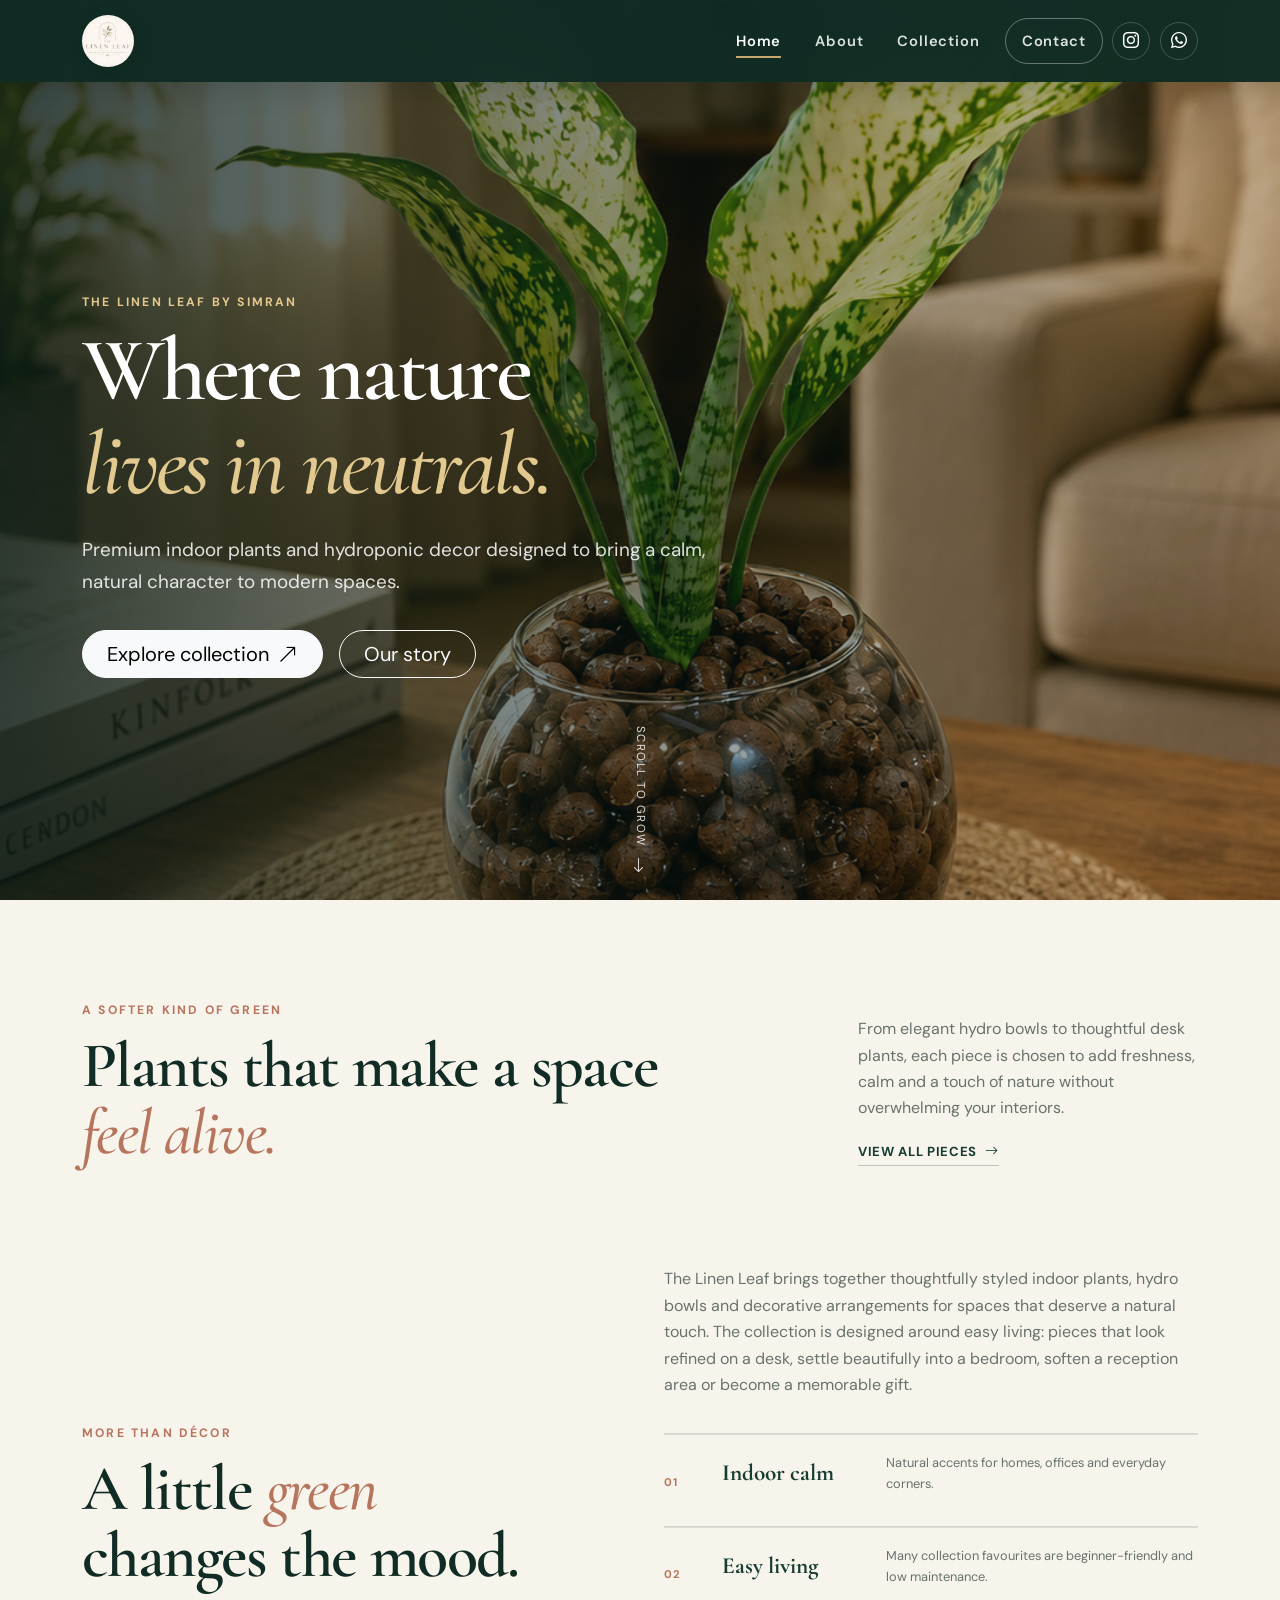
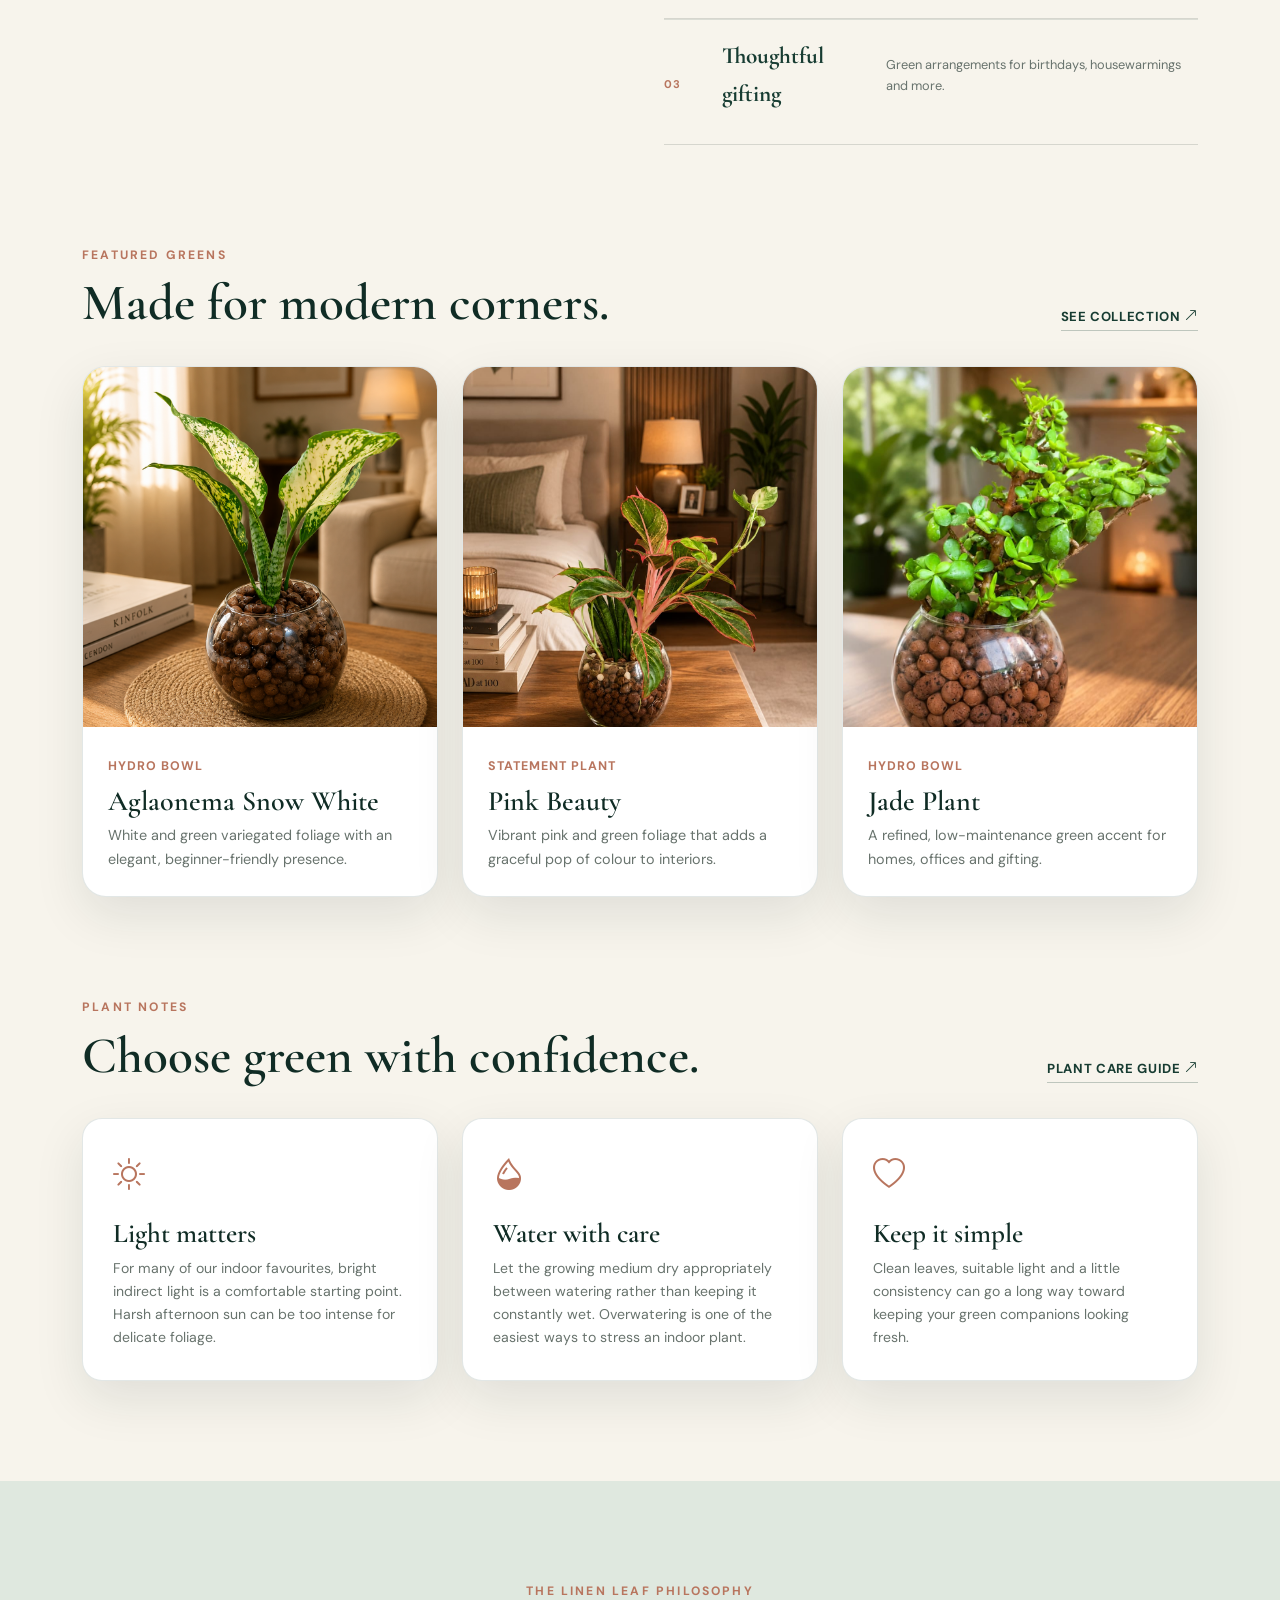
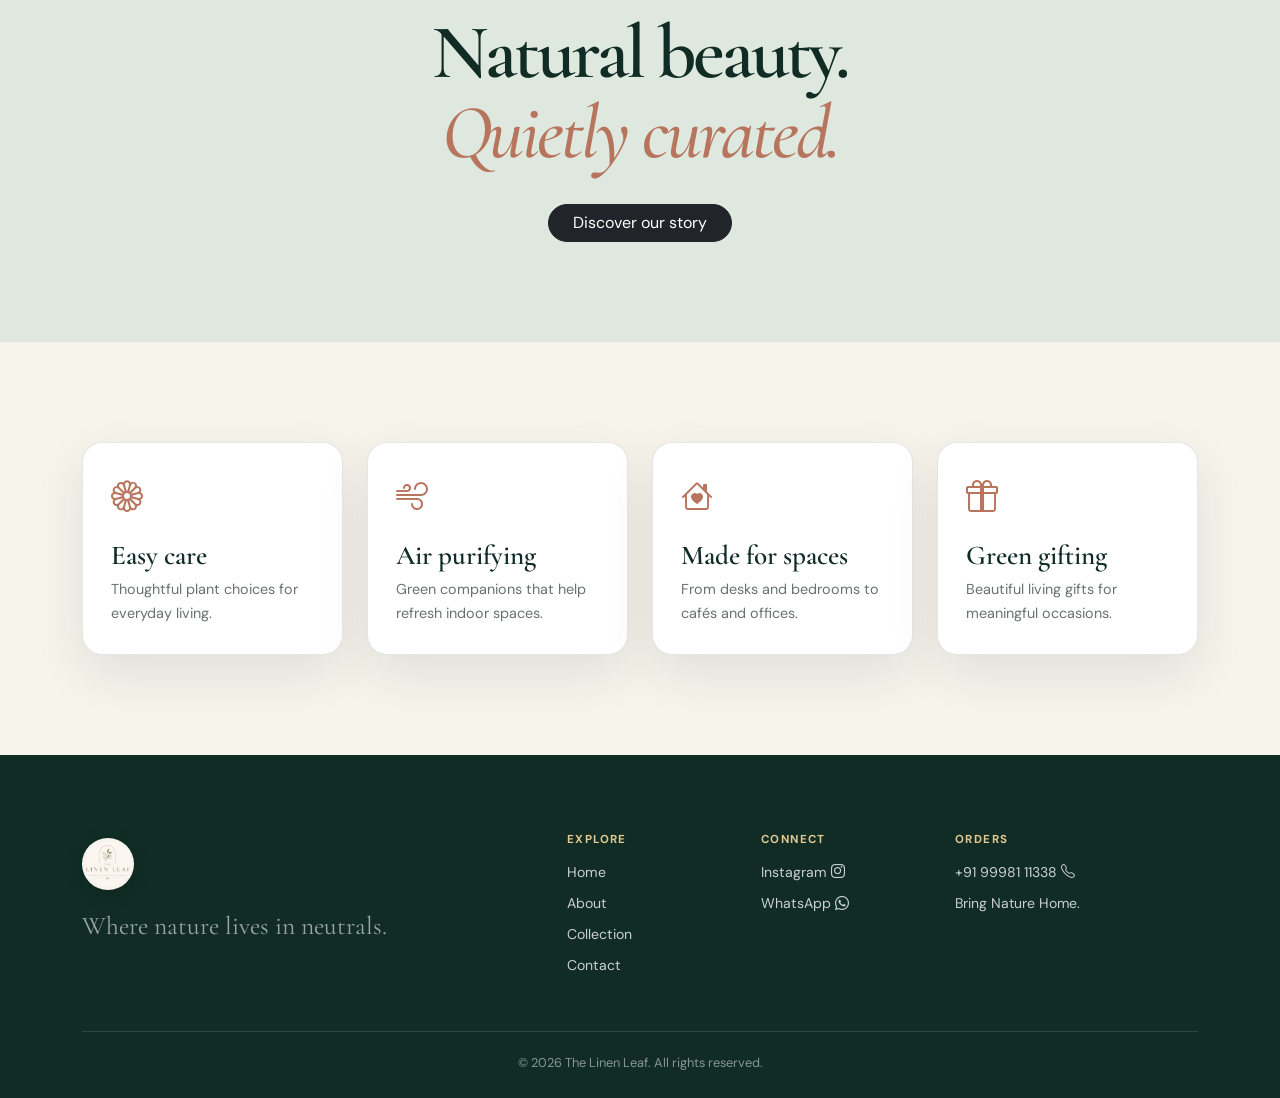
<file: the-linen-leaf-website/index.html>
<!doctype html>
<html lang="en">
  <head>
    <meta charset="UTF-8" />
    <meta name="viewport" content="width=device-width, initial-scale=1" />
    <meta
      name="description"
      content="The Linen Leaf by Simran — premium indoor plants and hydroponic decor."
    />
    <title>The Linen Leaf | Where Nature Lives in Neutrals</title>
    <link rel="icon" href="assets/images/logo.webp" />
    <link
      href="https://cdn.jsdelivr.net/npm/bootstrap@5.3.3/dist/css/bootstrap.min.css"
      rel="stylesheet"
    />
    <link
      href="https://cdn.jsdelivr.net/npm/bootstrap-icons@1.11.3/font/bootstrap-icons.css"
      rel="stylesheet"
    />
    <link rel="preconnect" href="https://fonts.googleapis.com" />
    <link rel="preconnect" href="https://fonts.gstatic.com" crossorigin />
    <link
      href="https://fonts.googleapis.com/css2?family=Cormorant+Garamond:wght@500;600;700&family=DM+Sans:wght@400;500;600;700&display=swap"
      rel="stylesheet"
    />
    <link rel="stylesheet" href="assets/css/style.css" />
  </head>
  <body>
    <nav class="navbar navbar-expand-lg fixed-top site-nav" data-nav>
      <div class="container">
        <a
          class="navbar-brand brand-lockup" 
          href="index.html"
          aria-label="The Linen Leaf home"
        >
          <img src="assets/images/logo.webp" alt="The Linen Leaf logo" />
          <!-- <span>The Linen Leaf</span> -->
        </a>
        <button
          class="navbar-toggler border-0 shadow-none"
          type="button"
          data-bs-toggle="collapse"
          data-bs-target="#mainNav"
          aria-controls="mainNav"
          aria-expanded="false"
          aria-label="Toggle navigation"
        >
          <i class="bi bi-list fs-2"></i>
        </button>
        <div class="collapse navbar-collapse" id="mainNav">
          <ul class="navbar-nav ms-auto align-items-lg-center gap-lg-2">
            <li class="nav-item">
              <a class="nav-link active" href="index.html">Home</a>
            </li>
            <li class="nav-item">
              <a class="nav-link" href="about.html">About</a>
            </li>
            <li class="nav-item">
              <a class="nav-link" href="collection.html">Collection</a>
            </li>
            <li class="nav-item">
              <a class="nav-link nav-cta" href="contact.html">Contact</a>
            </li>
            <li class="nav-item social-nav-item">
              <a
                class="social-nav-link"
                href="https://instagram.com/the.linenleaf"
                target="_blank"
                rel="noopener"
                aria-label="Instagram"
              >
                <i class="bi bi-instagram"></i>
              </a>
            </li>
            <li class="nav-item social-nav-item">
              <a
                class="social-nav-link"
                href="https://wa.me/919998111338"
                target="_blank"
                rel="noopener"
                aria-label="WhatsApp"
              >
                <i class="bi bi-whatsapp"></i>
              </a>
            </li>
          </ul>
        </div>
      </div>
    </nav>

    <header class="hero">
      <video
        class="hero-video"
        autoplay
        muted
        loop
        playsinline
        poster="assets/images/aglaonema-snow-white.png"
      >
        <source src="assets/video/hero-video.mp4" type="video/mp4" />
      </video>
      <div class="hero-overlay"></div>
      <div class="container hero-content">
        <div class="hero-copy reveal">
          <p class="eyebrow">The Linen Leaf by Simran</p>
          <h1>Where nature<br /><em>lives in neutrals.</em></h1>
          <p class="hero-lead">
            Premium indoor plants and hydroponic decor designed to bring a calm,
            natural character to modern spaces.
          </p>
          <div class="d-flex flex-wrap gap-3">
            <a
              class="btn btn-light btn-lg rounded-pill px-4"
              href="collection.html"
              >Explore collection <i class="bi bi-arrow-up-right ms-1"></i
            ></a>
            <a
              class="btn btn-outline-light btn-lg rounded-pill px-4"
              href="about.html"
              >Our story</a
            >
          </div>
        </div>
      </div>
      <div class="hero-scroll">
        <span>Scroll to grow</span><i class="bi bi-arrow-down"></i>
      </div>
    </header>

    <main>
      <section class="intro-section section-space">
        <div class="container">
          <div class="row align-items-end g-5">
            <div class="col-lg-7 reveal">
              <p class="eyebrow">A softer kind of green</p>
              <h2 class="display-title">
                Plants that make a space <em>feel alive.</em>
              </h2>
            </div>
            <div class="col-lg-4 ms-auto reveal">
              <p class="muted-copy">
                From elegant hydro bowls to thoughtful desk plants, each piece
                is chosen to add freshness, calm and a touch of nature without
                overwhelming your interiors.
              </p>
              <a href="collection.html" class="text-link"
                >View all pieces <i class="bi bi-arrow-right"></i
              ></a>
            </div>
          </div>
        </div>
      </section>

      <section class="brand-story section-space pt-0">
        <div class="container">
          <div class="row g-5 align-items-center">
            <div class="col-lg-5 reveal">
              <p class="eyebrow">More than décor</p>
              <h2 class="display-title">
                A little <em>green</em> changes the mood.
              </h2>
            </div>
            <div class="col-lg-6 ms-auto reveal">
              <p class="body-copy">
                The Linen Leaf brings together thoughtfully styled indoor
                plants, hydro bowls and decorative arrangements for spaces that
                deserve a natural touch. The collection is designed around easy
                living: pieces that look refined on a desk, settle beautifully
                into a bedroom, soften a reception area or become a memorable
                gift.
              </p>
              <div class="mini-points">
                <div>
                  <span>01</span><strong>Indoor calm</strong
                  ><small
                    >Natural accents for homes, offices and everyday
                    corners.</small
                  >
                </div>
                <div>
                  <span>02</span><strong>Easy living</strong
                  ><small
                    >Many collection favourites are beginner-friendly and low
                    maintenance.</small
                  >
                </div>
                <div>
                  <span>03</span><strong>Thoughtful gifting</strong
                  ><small
                    >Green arrangements for birthdays, housewarmings and
                    more.</small
                  >
                </div>
              </div>
            </div>
          </div>
        </div>
      </section>

      <section class="featured-section section-space pt-0">
        <div class="container">
          <div class="section-heading reveal">
            <div>
              <p class="eyebrow">Featured greens</p>
              <h2>Made for modern corners.</h2>
            </div>
            <a href="collection.html" class="text-link d-none d-md-inline"
              >See collection <i class="bi bi-arrow-up-right"></i
            ></a>
          </div>
          <div class="row g-4">
            <div class="col-md-6 col-lg-4 reveal">
              <article class="feature-card">
                <img
                  src="assets/images/aglaonema-snow-white.png"
                  alt="Aglaonema Snow White Hydro Bowl"
                  loading="lazy"
                />
                <div class="feature-body">
                  <span>Hydro Bowl</span>
                  <h3>Aglaonema Snow White</h3>
                  <p>
                    White and green variegated foliage with an elegant,
                    beginner-friendly presence.
                  </p>
                </div>
              </article>
            </div>
            <div class="col-md-6 col-lg-4 reveal">
              <article class="feature-card">
                <img
                  src="assets/images/pink-aglaonema.jpg"
                  alt="Mixed Hydro Bowl with Pink Beauty"
                  loading="lazy"
                />
                <div class="feature-body">
                  <span>Statement Plant</span>
                  <h3>Pink Beauty</h3>
                  <p>
                    Vibrant pink and green foliage that adds a graceful pop of
                    colour to interiors.
                  </p>
                </div>
              </article>
            </div>
            <div class="col-md-12 col-lg-4 reveal">
              <article class="feature-card">
                <img
                  src="assets/images/jade-hydro-bowl.jpg"
                  alt="Jade Plant Hydro Bowl"
                  loading="lazy"
                />
                <div class="feature-body">
                  <span>Hydro Bowl</span>
                  <h3>Jade Plant</h3>
                  <p>
                    A refined, low-maintenance green accent for homes, offices
                    and gifting.
                  </p>
                </div>
              </article>
            </div>
          </div>
        </div>
      </section>

      <section class="plant-notes section-space pt-0">
        <div class="container">
          <div class="section-heading reveal">
            <div>
              <p class="eyebrow">Plant notes</p>
              <h2>Choose green with confidence.</h2>
            </div>
            <a href="about.html" class="text-link d-none d-md-inline"
              >Plant care guide <i class="bi bi-arrow-up-right"></i
            ></a>
          </div>
          <div class="row g-4">
            <div class="col-md-4 reveal">
              <div class="plant-note">
                <i class="bi bi-sun"></i>
                <h3>Light matters</h3>
                <p>
                  For many of our indoor favourites, bright indirect light is a
                  comfortable starting point. Harsh afternoon sun can be too
                  intense for delicate foliage.
                </p>
              </div>
            </div>
            <div class="col-md-4 reveal">
              <div class="plant-note">
                <i class="bi bi-droplet-half"></i>
                <h3>Water with care</h3>
                <p>
                  Let the growing medium dry appropriately between watering
                  rather than keeping it constantly wet. Overwatering is one of
                  the easiest ways to stress an indoor plant.
                </p>
              </div>
            </div>
            <div class="col-md-4 reveal">
              <div class="plant-note">
                <i class="bi bi-heart"></i>
                <h3>Keep it simple</h3>
                <p>
                  Clean leaves, suitable light and a little consistency can go a
                  long way toward keeping your green companions looking fresh.
                </p>
              </div>
            </div>
          </div>
        </div>
      </section>

      <section class="statement-band">
        <div class="container">
          <div class="statement-inner reveal">
            <p class="eyebrow">The Linen Leaf philosophy</p>
            <h2>Natural beauty.<br /><em>Quietly curated.</em></h2>
            <a href="about.html" class="btn btn-dark rounded-pill px-4"
              >Discover our story</a
            >
          </div>
        </div>
      </section>

      <section class="benefits section-space">
        <div class="container">
          <div class="row g-4">
            <div class="col-sm-6 col-lg-3 reveal">
              <div class="benefit">
                <i class="bi bi-flower1"></i>
                <h3>Easy care</h3>
                <p>Thoughtful plant choices for everyday living.</p>
              </div>
            </div>
            <div class="col-sm-6 col-lg-3 reveal">
              <div class="benefit">
                <i class="bi bi-wind"></i>
                <h3>Air purifying</h3>
                <p>Green companions that help refresh indoor spaces.</p>
              </div>
            </div>
            <div class="col-sm-6 col-lg-3 reveal">
              <div class="benefit">
                <i class="bi bi-house-heart"></i>
                <h3>Made for spaces</h3>
                <p>From desks and bedrooms to cafés and offices.</p>
              </div>
            </div>
            <div class="col-sm-6 col-lg-3 reveal">
              <div class="benefit">
                <i class="bi bi-gift"></i>
                <h3>Green gifting</h3>
                <p>Beautiful living gifts for meaningful occasions.</p>
              </div>
            </div>
          </div>
        </div>
      </section>
    </main>

    <footer class="site-footer">
      <div class="container">
        <div class="row g-5">
          <div class="col-lg-5">
            <a
              class="navbar-brand brand-lockup"
              href="index.html"
              aria-label="The Linen Leaf home"
            >
              <img src="assets/images/logo.webp" alt="The Linen Leaf logo" />
              <!-- <span>The Linen Leaf</span> -->
            </a>
            <p class="footer-tagline">Where nature lives in neutrals.</p>
          </div>
          <div class="col-6 col-lg-2">
            <p class="footer-label">Explore</p>
            <a href="index.html">Home</a><a href="about.html">About</a
            ><a href="collection.html">Collection</a
            ><a href="contact.html">Contact</a>
          </div>
          <div class="col-6 col-lg-2">
            <p class="footer-label">Connect</p>
            <a
              href="https://instagram.com/the.linenleaf"
              target="_blank"
              rel="noopener"
              >Instagram <i class="bi bi-instagram"></i
            ></a>
            <a href="https://wa.me/919998111338" target="_blank" rel="noopener"
              >WhatsApp <i class="bi bi-whatsapp"></i
            ></a>
          </div>
          <div class="col-lg-3">
            <p class="footer-label">Orders</p>
            <a href="tel:+919998111338"
              >+91 99981 11338 <i class="bi bi-telephone"></i
            ></a>
            <p class="small mt-2 mb-0">Bring Nature Home.</p>
          </div>
        </div>
        <div class="footer-bottom text-center">
          © <span data-year></span> The Linen Leaf. All rights reserved.
        </div>
      </div>
    </footer>

    <button class="back-top" data-back-top aria-label="Back to top">
      <i class="bi bi-arrow-up"></i>
    </button>
    <script src="https://cdn.jsdelivr.net/npm/bootstrap@5.3.3/dist/js/bootstrap.bundle.min.js"></script>
    <script src="assets/js/script.js"></script>
  </body>
</html>
</file>
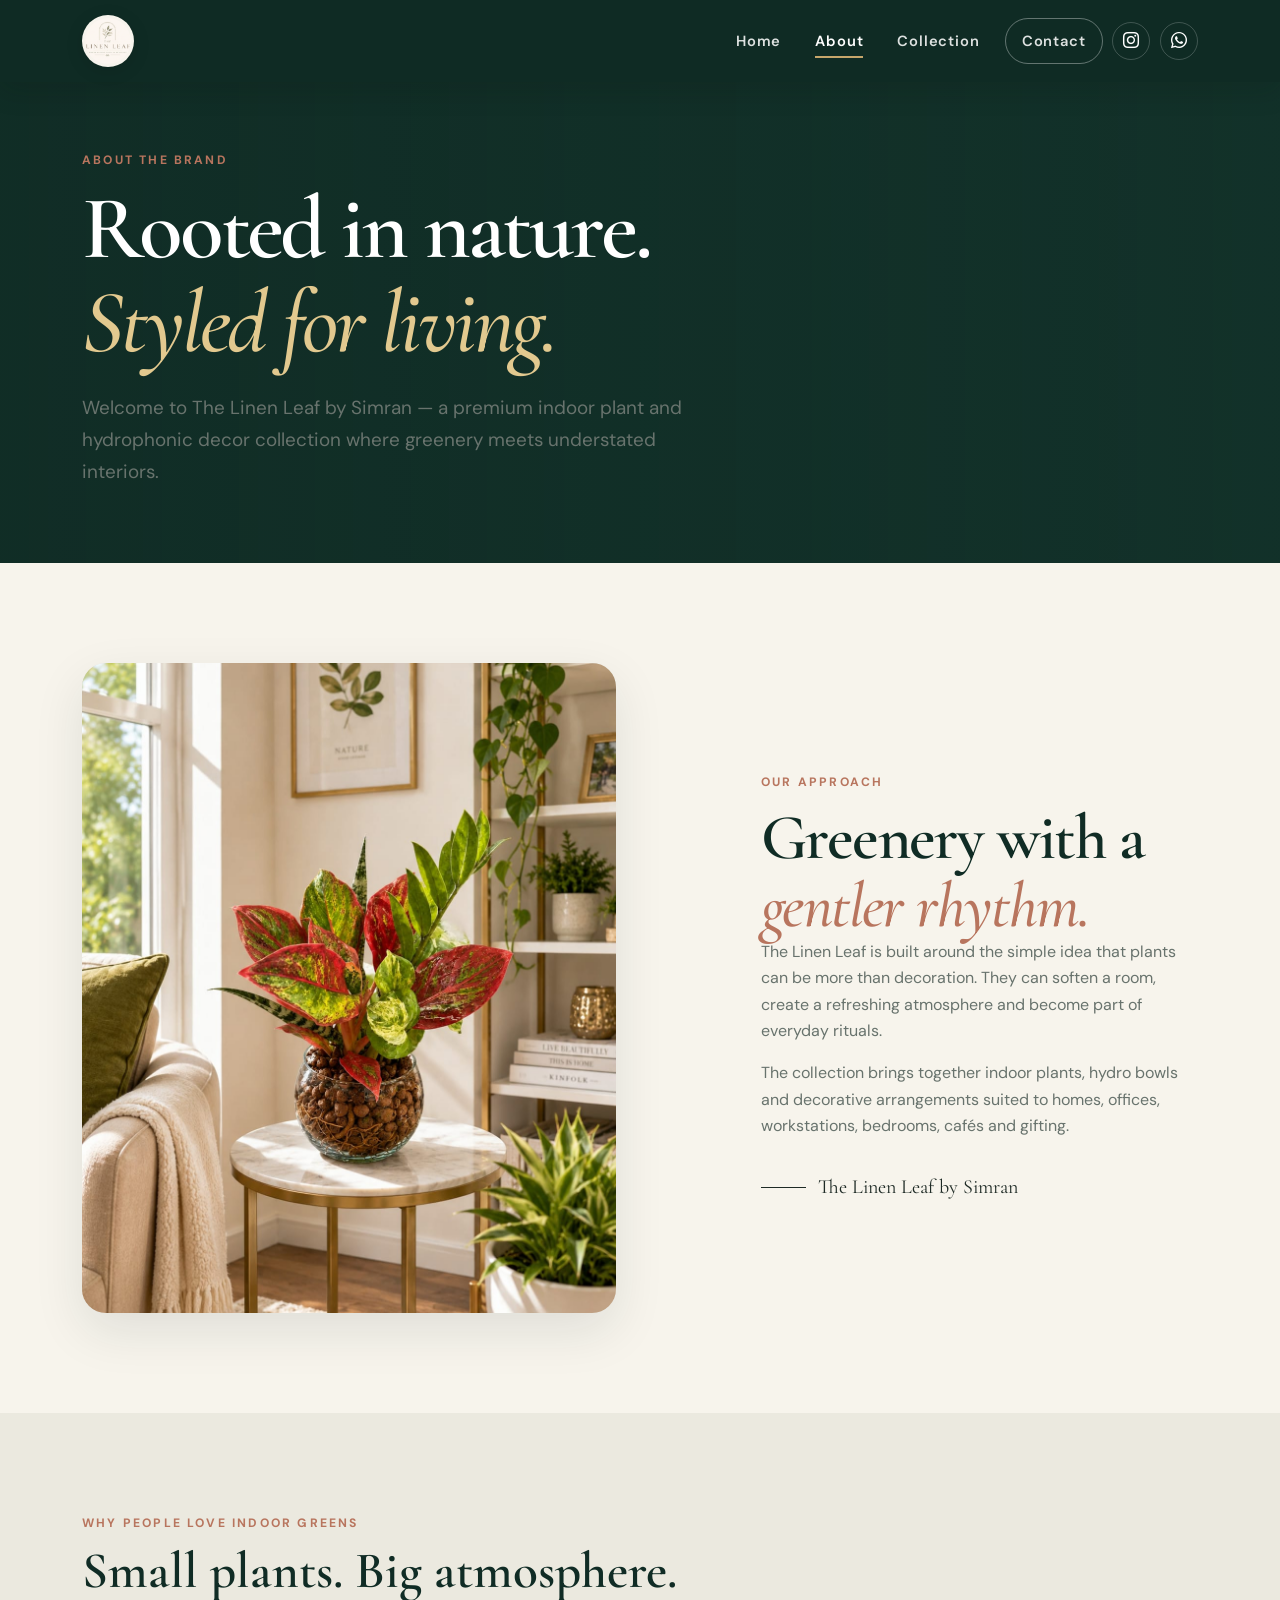
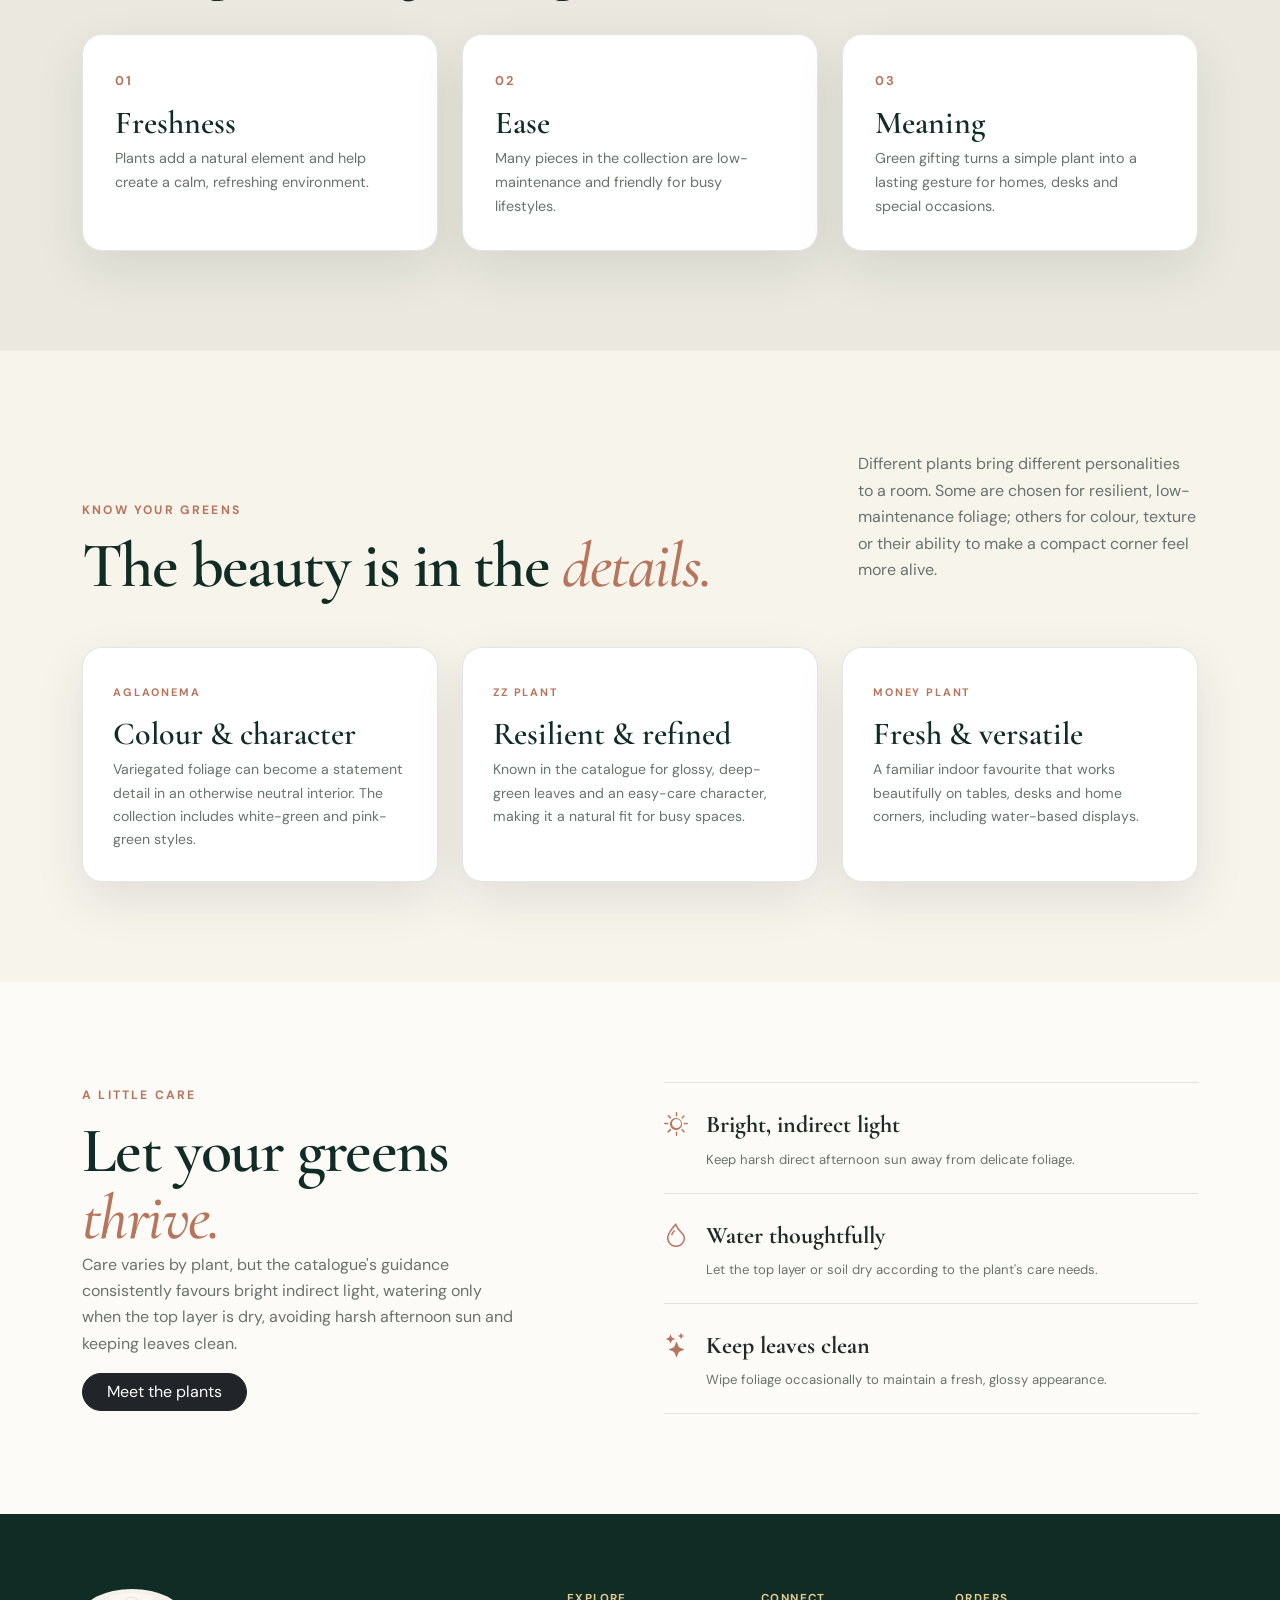
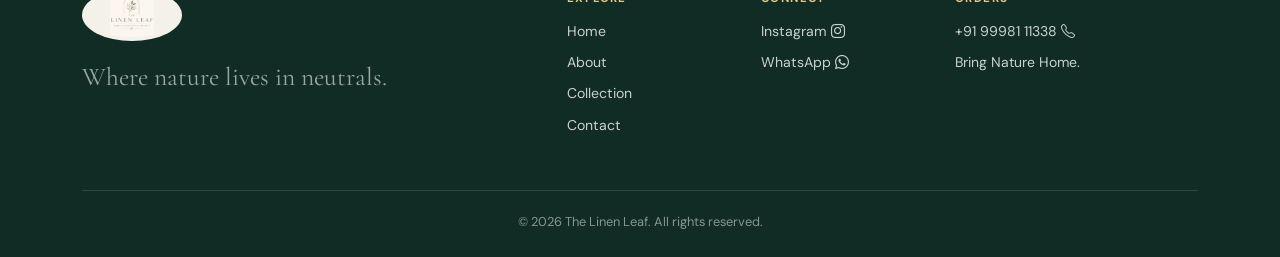
<file: the-linen-leaf-website/about.html>
<!DOCTYPE html>
<html lang="en">
<head>
  <meta charset="UTF-8">
  <meta name="viewport" content="width=device-width, initial-scale=1">
  <meta name="description" content="About The Linen Leaf by Simran.">
  <title>About | The Linen Leaf</title>
  <link rel="icon" href="assets/images/logo.webp">
  <link href="https://cdn.jsdelivr.net/npm/bootstrap@5.3.3/dist/css/bootstrap.min.css" rel="stylesheet">
  <link href="https://cdn.jsdelivr.net/npm/bootstrap-icons@1.11.3/font/bootstrap-icons.css" rel="stylesheet">
  <link href="https://fonts.googleapis.com/css2?family=Cormorant+Garamond:wght@500;600;700&family=DM+Sans:wght@400;500;600;700&display=swap" rel="stylesheet">
  <link rel="stylesheet" href="assets/css/style.css">
</head>
<body class="inner-page">
  <nav class="navbar navbar-expand-lg fixed-top site-nav" data-nav>
    <div class="container">
      <a class="navbar-brand brand-lockup" href="index.html" aria-label="The Linen Leaf home">
        <img src="assets/images/logo.webp" alt="The Linen Leaf logo">
        <!-- <span>The Linen Leaf</span> -->
      </a>
      <button class="navbar-toggler border-0 shadow-none" type="button" data-bs-toggle="collapse" data-bs-target="#mainNav" aria-controls="mainNav" aria-expanded="false" aria-label="Toggle navigation">
        <i class="bi bi-list fs-2"></i>
      </button>
      <div class="collapse navbar-collapse" id="mainNav">
        <ul class="navbar-nav ms-auto align-items-lg-center gap-lg-2">
          <li class="nav-item"><a class="nav-link" href="index.html">Home</a></li><li class="nav-item"><a class="nav-link active" href="about.html">About</a></li><li class="nav-item"><a class="nav-link" href="collection.html">Collection</a></li><li class="nav-item"><a class="nav-link nav-cta" href="contact.html">Contact</a></li>
          <li class="nav-item social-nav-item">
            <a class="social-nav-link" href="https://instagram.com/the.linenleaf" target="_blank" rel="noopener" aria-label="Instagram">
              <i class="bi bi-instagram"></i>
            </a>
          </li>
          <li class="nav-item social-nav-item">
            <a class="social-nav-link" href="https://wa.me/919998111338" target="_blank" rel="noopener" aria-label="WhatsApp">
              <i class="bi bi-whatsapp"></i>
            </a>
          </li>
        </ul>
      </div>
    </div>
  </nav>

  <header class="page-hero">
    <div class="container">
      <div class="page-hero-copy reveal">
        <p class="eyebrow">About the brand</p>
        <h1>Rooted in nature.<br><em>Styled for living.</em></h1>
        <p>Welcome to The Linen Leaf by Simran — a premium indoor plant and hydrophonic decor collection where greenery meets understated interiors.</p>
      </div>
    </div>
  </header>

  <main>
    <section class="section-space about-story">
      <div class="container">
        <div class="row g-5 align-items-center">
          <div class="col-lg-6 reveal">
            <div class="image-frame tall"><img src="assets/images/mixed-bouquet.jpg" alt="Mixed Bouquet Decorative plant arrangement" loading="lazy"></div>
          </div>
          <div class="col-lg-5 ms-auto reveal">
            <p class="eyebrow">Our approach</p>
            <h2 class="display-title">Greenery with a <em>gentler rhythm.</em></h2>
            <p class="body-copy">The Linen Leaf is built around the simple idea that plants can be more than decoration. They can soften a room, create a refreshing atmosphere and become part of everyday rituals.</p>
            <p class="body-copy">The collection brings together indoor plants, hydro bowls and decorative arrangements suited to homes, offices, workstations, bedrooms, cafés and gifting.</p>
            <div class="signature-line"><span></span> The Linen Leaf by Simran</div>
          </div>
        </div>
      </div>
    </section>

    <section class="soft-section section-space">
      <div class="container">
        <div class="section-heading reveal">
          <div><p class="eyebrow">Why people love indoor greens</p><h2>Small plants. Big atmosphere.</h2></div>
        </div>
        <div class="row g-4">
          <div class="col-md-4 reveal"><div class="number-card"><span>01</span><h3>Freshness</h3><p>Plants add a natural element and help create a calm, refreshing environment.</p></div></div>
          <div class="col-md-4 reveal"><div class="number-card"><span>02</span><h3>Ease</h3><p>Many pieces in the collection are low-maintenance and friendly for busy lifestyles.</p></div></div>
          <div class="col-md-4 reveal"><div class="number-card"><span>03</span><h3>Meaning</h3><p>Green gifting turns a simple plant into a lasting gesture for homes, desks and special occasions.</p></div></div>
        </div>
      </div>
    </section>

    <section class="plant-guide section-space">
      <div class="container">
        <div class="row align-items-end g-5 mb-5">
          <div class="col-lg-7 reveal"><p class="eyebrow">Know your greens</p><h2 class="display-title">The beauty is in the <em>details.</em></h2></div>
          <div class="col-lg-4 ms-auto reveal"><p class="muted-copy">Different plants bring different personalities to a room. Some are chosen for resilient, low-maintenance foliage; others for colour, texture or their ability to make a compact corner feel more alive.</p></div>
        </div>
        <div class="row g-4">
          <div class="col-md-4 reveal"><article class="guide-card"><span>Aglaonema</span><h3>Colour & character</h3><p>Variegated foliage can become a statement detail in an otherwise neutral interior. The collection includes white-green and pink-green styles.</p></article></div>
          <div class="col-md-4 reveal"><article class="guide-card"><span>ZZ Plant</span><h3>Resilient & refined</h3><p>Known in the catalogue for glossy, deep-green leaves and an easy-care character, making it a natural fit for busy spaces.</p></article></div>
          <div class="col-md-4 reveal"><article class="guide-card"><span>Money Plant</span><h3>Fresh & versatile</h3><p>A familiar indoor favourite that works beautifully on tables, desks and home corners, including water-based displays.</p></article></div>
        </div>
      </div>
    </section>

    <section class="care-section section-space">
      <div class="container">
        <div class="row align-items-center g-5">
          <div class="col-lg-5 reveal">
            <p class="eyebrow">A little care</p>
            <h2 class="display-title">Let your greens <em>thrive.</em></h2>
            <p class="body-copy">Care varies by plant, but the catalogue's guidance consistently favours bright indirect light, watering only when the top layer is dry, avoiding harsh afternoon sun and keeping leaves clean.</p>
            <a href="collection.html" class="btn btn-dark rounded-pill px-4">Meet the plants</a>
          </div>
          <div class="col-lg-6 ms-auto reveal">
            <div class="care-list">
              <div><i class="bi bi-brightness-high"></i><span><strong>Bright, indirect light</strong><small>Keep harsh direct afternoon sun away from delicate foliage.</small></span></div>
              <div><i class="bi bi-droplet"></i><span><strong>Water thoughtfully</strong><small>Let the top layer or soil dry according to the plant's care needs.</small></span></div>
              <div><i class="bi bi-stars"></i><span><strong>Keep leaves clean</strong><small>Wipe foliage occasionally to maintain a fresh, glossy appearance.</small></span></div>
            </div>
          </div>
        </div>
      </div>
    </section>
  </main>

  <footer class="site-footer"><div class="container"><div class="row g-5">
    <div class="col-lg-5"><img src="assets/images/logo.webp" class="footer-logo" alt="The Linen Leaf logo"><p class="footer-tagline">Where nature lives in neutrals.</p></div>
    <div class="col-6 col-lg-2"><p class="footer-label">Explore</p><a href="index.html">Home</a><a href="about.html">About</a><a href="collection.html">Collection</a><a href="contact.html">Contact</a></div>
    <div class="col-6 col-lg-2"><p class="footer-label">Connect</p><a href="https://instagram.com/the.linenleaf" target="_blank" rel="noopener">Instagram <i class="bi bi-instagram"></i></a><a href="https://wa.me/919998111338" target="_blank" rel="noopener">WhatsApp  <i class="bi bi-whatsapp"></i></a></div>
    <div class="col-lg-3"><p class="footer-label">Orders</p><a href="tel:+919998111338">+91 99981 11338 <i class="bi bi-telephone"></i></a><p class="small mt-2 mb-0">Bring Nature Home.</p></div>
  </div><div class="footer-bottom text-center">© <span data-year></span> The Linen Leaf. All rights reserved.</div></div></footer>
  <button class="back-top" data-back-top aria-label="Back to top"><i class="bi bi-arrow-up"></i></button>
  <script src="https://cdn.jsdelivr.net/npm/bootstrap@5.3.3/dist/js/bootstrap.bundle.min.js"></script><script src="assets/js/script.js"></script>
</body></html>
</file>
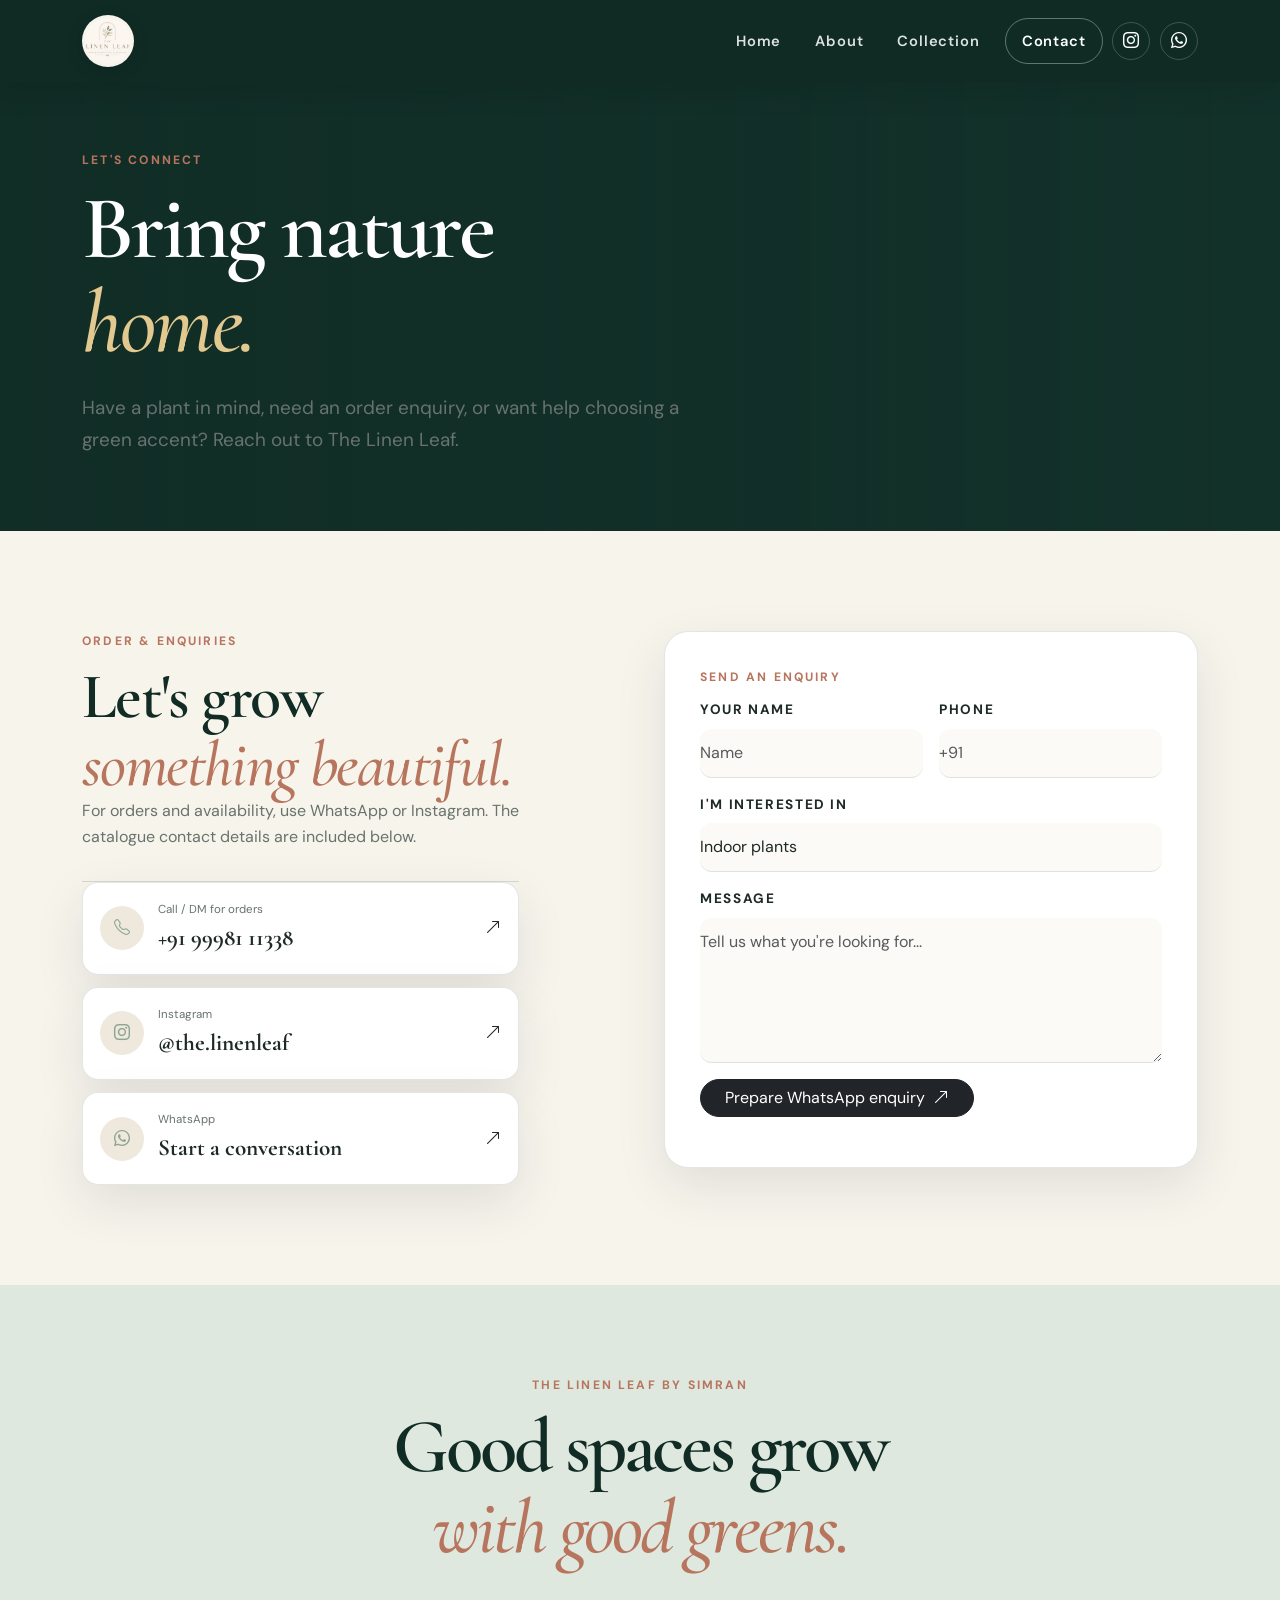
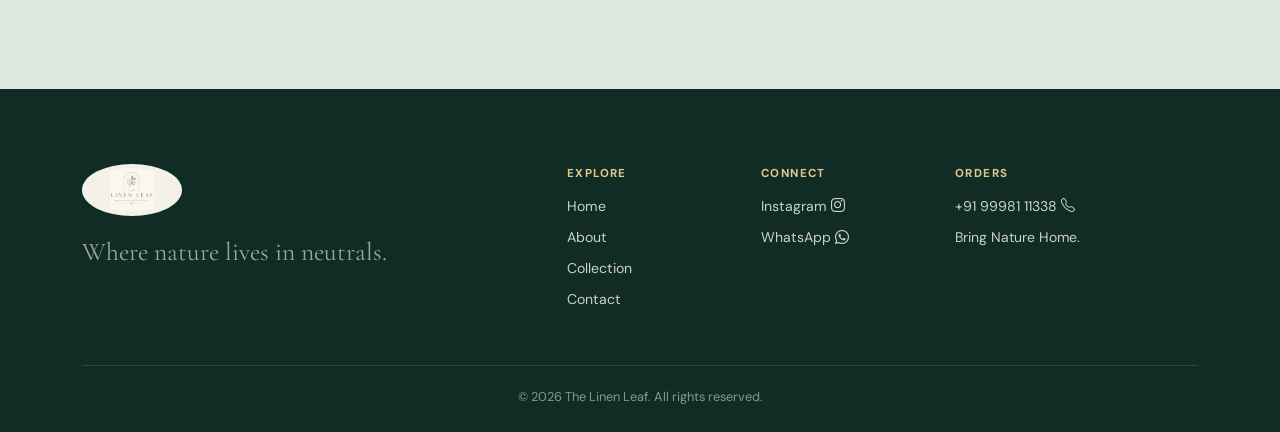
<file: the-linen-leaf-website/contact.html>
<!DOCTYPE html>
<html lang="en">
<head>
  <meta charset="UTF-8">
  <meta name="viewport" content="width=device-width, initial-scale=1">
  <meta name="description" content="Contact The Linen Leaf by Simran for orders and enquiries.">
  <title>Contact | The Linen Leaf</title>
  <link rel="icon" href="assets/images/logo.webp">
  <link href="https://cdn.jsdelivr.net/npm/bootstrap@5.3.3/dist/css/bootstrap.min.css" rel="stylesheet">
  <link href="https://cdn.jsdelivr.net/npm/bootstrap-icons@1.11.3/font/bootstrap-icons.css" rel="stylesheet">
  <link href="https://fonts.googleapis.com/css2?family=Cormorant+Garamond:wght@500;600;700&family=DM+Sans:wght@400;500;600;700&display=swap" rel="stylesheet">
  <link rel="stylesheet" href="assets/css/style.css">
</head>
<body class="inner-page">
  <nav class="navbar navbar-expand-lg fixed-top site-nav" data-nav>
    <div class="container">
      <a class="navbar-brand brand-lockup" href="index.html" aria-label="The Linen Leaf home">
        <img src="assets/images/logo.webp" alt="The Linen Leaf logo">
        <!-- <span>The Linen Leaf</span> -->
      </a>
      <button class="navbar-toggler border-0 shadow-none" type="button" data-bs-toggle="collapse" data-bs-target="#mainNav" aria-controls="mainNav" aria-expanded="false" aria-label="Toggle navigation">
        <i class="bi bi-list fs-2"></i>
      </button>
      <div class="collapse navbar-collapse" id="mainNav">
        <ul class="navbar-nav ms-auto align-items-lg-center gap-lg-2">
          <li class="nav-item"><a class="nav-link" href="index.html">Home</a></li><li class="nav-item"><a class="nav-link" href="about.html">About</a></li><li class="nav-item"><a class="nav-link" href="collection.html">Collection</a></li><li class="nav-item"><a class="nav-link active nav-cta" href="contact.html">Contact</a></li>
          <li class="nav-item social-nav-item">
            <a class="social-nav-link" href="https://instagram.com/the.linenleaf" target="_blank" rel="noopener" aria-label="Instagram">
              <i class="bi bi-instagram"></i>
            </a>
          </li>
          <li class="nav-item social-nav-item">
            <a class="social-nav-link" href="https://wa.me/919998111338" target="_blank" rel="noopener" aria-label="WhatsApp">
              <i class="bi bi-whatsapp"></i>
            </a>
          </li>
        </ul>
      </div>
    </div>
  </nav>

  <header class="page-hero contact-hero"><div class="container"><div class="page-hero-copy reveal">
    <p class="eyebrow">Let's connect</p><h1>Bring nature<br><em>home.</em></h1>
    <p>Have a plant in mind, need an order enquiry, or want help choosing a green accent? Reach out to The Linen Leaf.</p>
  </div></div></header>

  <main>
    <section class="section-space contact-main">
      <div class="container">
        <div class="row g-5">
          <div class="col-lg-5 reveal">
            <p class="eyebrow">Order & enquiries</p>
            <h2 class="display-title">Let's grow<br><em>something beautiful.</em></h2>
            <p class="body-copy">For orders and availability, use WhatsApp or Instagram. The catalogue contact details are included below.</p>
            <div class="contact-cards">
              <a href="tel:+919998111338" class="contact-card"><span class="contact-icon"><i class="bi bi-telephone"></i></span><span><small>Call / DM for orders</small><strong>+91 99981 11338</strong></span><i class="bi bi-arrow-up-right"></i></a>
              <a href="https://instagram.com/the.linenleaf" target="_blank" rel="noopener" class="contact-card"><span class="contact-icon"><i class="bi bi-instagram"></i></span><span><small>Instagram</small><strong>@the.linenleaf</strong></span><i class="bi bi-arrow-up-right"></i></a>
              <a href="https://wa.me/919998111338" target="_blank" rel="noopener" class="contact-card"><span class="contact-icon"><i class="bi bi-whatsapp"></i></span><span><small>WhatsApp</small><strong>Start a conversation</strong></span><i class="bi bi-arrow-up-right"></i></a>
            </div>
          </div>

          <div class="col-lg-6 ms-auto reveal">
            <div class="contact-form-wrap">
              <p class="eyebrow">Send an enquiry</p>
              <form id="contactForm" novalidate>
                <div class="row g-3">
                  <div class="col-md-6"><label for="name">Your name</label><input id="name" name="name" class="form-control" type="text" placeholder="Name" required></div>
                  <div class="col-md-6"><label for="phone">Phone</label><input id="phone" name="phone" class="form-control" type="tel" placeholder="+91" required></div>
                  <div class="col-12"><label for="interest">I'm interested in</label><select id="interest" name="interest" class="form-select"><option>Indoor plants</option><option>Hydro bowls</option><option>Decorative arrangements</option><option>Desk / bedroom plants</option><option>Green gifting</option></select></div>
                  <div class="col-12"><label for="message">Message</label><textarea id="message" name="message" class="form-control" rows="5" placeholder="Tell us what you're looking for..."></textarea></div>
                  <div class="col-12"><button class="btn btn-dark rounded-pill px-4" type="submit">Prepare WhatsApp enquiry <i class="bi bi-arrow-up-right ms-1"></i></button></div>
                </div>
              </form>
              <div id="formMessage" class="form-message" aria-live="polite"></div>
            </div>
          </div>
        </div>
      </div>
    </section>

    <section class="statement-band compact"><div class="container"><div class="statement-inner reveal">
      <p class="eyebrow">The Linen Leaf by Simran</p><h2>Good spaces grow<br><em>with good greens.</em></h2>
    </div></div></section>
  </main>

  <footer class="site-footer"><div class="container"><div class="row g-5">
    <div class="col-lg-5"><img src="assets/images/logo.webp" class="footer-logo" alt="The Linen Leaf logo"><p class="footer-tagline">Where nature lives in neutrals.</p></div>
    <div class="col-6 col-lg-2"><p class="footer-label">Explore</p><a href="index.html">Home</a><a href="about.html">About</a><a href="collection.html">Collection</a><a href="contact.html">Contact</a></div>
    <div class="col-6 col-lg-2"><p class="footer-label">Connect</p><a href="https://instagram.com/the.linenleaf" target="_blank" rel="noopener">Instagram <i class="bi bi-instagram"></i></a><a href="https://wa.me/919998111338" target="_blank" rel="noopener">WhatsApp <i class="bi bi-whatsapp"></i></a></div>
    <div class="col-lg-3"><p class="footer-label">Orders</p><a href="tel:+919998111338">+91 99981 11338 <i class="bi bi-telephone"></i></a><p class="small mt-2 mb-0">Bring Nature Home.</p></div>
  </div><div class="footer-bottom text-center">© <span data-year></span> The Linen Leaf. All rights reserved.</div></div></footer>
  <button class="back-top" data-back-top aria-label="Back to top"><i class="bi bi-arrow-up"></i></button>
  <script src="https://cdn.jsdelivr.net/npm/bootstrap@5.3.3/dist/js/bootstrap.bundle.min.js"></script><script src="assets/js/script.js"></script>
</body></html>
</file>
<file: the-linen-leaf-website/assets/css/style.css>
:root{
  --cream:#F7F4ED; --paper:#FCFBF7; --ink:#17261F; --muted:#65736B;
  --sage:#789477; --deep:#17261F; --forest:#22382D; --terracotta:#C9785D; --sand:#DED4C2; --gold:#C5A66B;
  --mint:#DDE8DC; --line:rgba(23,38,31,.14); --white:#fff;
}
*{box-sizing:border-box}
html{scroll-behavior:smooth}
body{margin:0;background:var(--paper);color:var(--ink);font-family:"DM Sans",sans-serif;line-height:1.7}
h1,h2,h3{font-family:"Cormorant Garamond",serif;line-height:.95;font-weight:600}
a{color:inherit;text-decoration:none}
.site-nav{
  padding:10px 0;
  background:rgba(23,38,31,.96);
  backdrop-filter:blur(18px);
  -webkit-backdrop-filter:blur(18px);
  box-shadow:0 8px 28px rgba(10,20,15,.16);
  color:#fff;
  transition:background .25s ease,box-shadow .25s ease,padding .25s ease;
  z-index:1030;
}
.site-nav.scrolled,.site-nav.solid-nav{
  background:rgba(23,38,31,.985);
  box-shadow:0 10px 32px rgba(10,20,15,.22);
}
.brand-lockup{
  display:flex;align-items:center;gap:12px;
  font-family:"Cormorant Garamond",serif;font-size:1.45rem;font-weight:700;
  letter-spacing:.045em;color:#fff!important;
  white-space:nowrap;
}
.brand-lockup img{
  width:68px;height:68px;object-fit:contain;border-radius:50%;
  background:#F7F4ED;padding:3px;
  box-shadow:0 4px 18px rgba(0,0,0,.12);
}
.nav-link{
  font-size:.84rem;letter-spacing:.06em;padding:.62rem .82rem!important;
  position:relative;color:rgba(255,255,255,.9)!important;transition:color .2s ease;
}
.nav-link:hover,.nav-link.active{color:#fff!important}
.nav-link:after{content:"";position:absolute;left:.82rem;right:.82rem;bottom:.28rem;height:2px;
  background:var(--gold);transform:scaleX(0);transform-origin:left;transition:.25s}
.nav-link:hover:after,.nav-link.active:after{transform:scaleX(1)}
.nav-cta{border:1px solid rgba(255,255,255,.48);border-radius:100px;margin-left:.35rem;padding-left:1.05rem!important;padding-right:1.05rem!important}
.nav-cta:hover{background:#fff;color:var(--deep)!important}
.nav-cta:after{display:none}
.social-nav-item{margin-left:2px}
.social-nav-link{
  width:39px;height:39px;border:1px solid rgba(255,255,255,.25);border-radius:50%;
  display:grid;place-items:center;color:#fff!important;font-size:1rem;
  transition:transform .2s ease,background .2s ease,border-color .2s ease;
}
.social-nav-link:hover{transform:translateY(-2px);background:rgba(255,255,255,.12);border-color:rgba(255,255,255,.6)}
.navbar-toggler{color:#fff!important}
.navbar-toggler:focus{box-shadow:0 0 0 .2rem rgba(197,166,107,.25)!important}
.hero{min-height:100vh;position:relative;display:flex;align-items:center;overflow:hidden;background:var(--deep)}
.hero-video{position:absolute;inset:0;width:100%;height:100%;object-fit:cover}
.hero-overlay{position:absolute;inset:0;background:linear-gradient(90deg,rgba(12,25,18,.76),rgba(20,39,29,.28) 65%,rgba(12,25,18,.42))}
.hero-content{position:relative;z-index:2;color:#fff}
.hero-copy{max-width:760px;padding-top:60px}
.eyebrow{font-size:.72rem;letter-spacing:.22em;text-transform:uppercase;font-weight:700;margin-bottom:1rem;color:var(--sage)}
.hero .eyebrow,.hero-copy .eyebrow{color:rgba(255,255,255,.78)}
.hero h1{font-size:clamp(4rem,9vw,8.4rem);margin:0 0 1.5rem;letter-spacing:-.04em}
em{font-style:italic;font-weight:500}
.hero-lead{font-size:1.05rem;max-width:580px;color:rgba(255,255,255,.86);margin-bottom:2rem}
.hero-scroll{position:absolute;z-index:2;bottom:32px;right:4%;color:#fff;display:flex;gap:12px;align-items:center;font-size:.72rem;letter-spacing:.15em;text-transform:uppercase;writing-mode:vertical-rl}
.hero-scroll i{font-size:1rem}
.section-space{padding:110px 0}
.display-title{font-size:clamp(3rem,6vw,5.8rem);letter-spacing:-.03em;margin:0}
.muted-copy,.body-copy{color:var(--muted);font-size:1rem}
.text-link{display:inline-flex;align-items:center;gap:8px;font-size:.82rem;font-weight:700;letter-spacing:.05em;text-transform:uppercase;border-bottom:1px solid var(--ink);padding-bottom:4px}
.section-heading{display:flex;align-items:end;justify-content:space-between;margin-bottom:38px}
.section-heading h2{font-size:clamp(2.5rem,5vw,4.3rem);margin:0}
.feature-card,.product-card{height:100%;background:#fff;border:1px solid var(--line);overflow:hidden;transition:.35s ease}
.feature-card:hover,.product-card:hover{transform:translateY(-7px);box-shadow:0 20px 50px rgba(36,42,34,.1)}
.feature-card img{width:100%;height:470px;object-fit:cover}
.feature-body{padding:25px 26px 30px}
.feature-body span,.product-image span{font-size:.66rem;text-transform:uppercase;letter-spacing:.15em;color:var(--sage);font-weight:700}
.feature-body h3{font-size:2rem;margin:10px 0}
.feature-body p,.product-body p{color:var(--muted);font-size:.9rem;margin-bottom:0}
.statement-band{background:linear-gradient(135deg,var(--mint),var(--cream));padding:105px 0}
.statement-inner{text-align:center;max-width:850px;margin:auto}
.statement-inner h2{font-size:clamp(3.8rem,8vw,7.2rem);letter-spacing:-.04em;margin:0 0 35px}
.benefit{padding:30px 0;border-top:1px solid var(--line)}
.benefit i{font-size:1.6rem;color:var(--terracotta)}
.benefit h3{font-size:1.8rem;margin:17px 0 7px}
.benefit p{color:var(--muted);font-size:.9rem;margin:0}
.site-footer{background:var(--deep);color:#f4f1e8;padding:75px 0 25px}
.footer-logo{width:100px;height:100px;object-fit:contain;background:#f4f1e8;border-radius:50%;padding:4px}
.footer-tagline{font-family:"Cormorant Garamond",serif;font-size:1.6rem;margin-top:18px}
.footer-label{font-size:.65rem;text-transform:uppercase;letter-spacing:.2em;color:#aab2a2;margin-bottom:14px}
.site-footer a{display:block;color:#eef0e9;margin-bottom:7px;font-size:.88rem}
.site-footer a:hover{opacity:.65}
.footer-bottom{border-top:1px solid rgba(255,255,255,.14);margin-top:55px;padding-top:18px;color:#aab2a2;font-size:.75rem}
.back-top{position:fixed;right:22px;bottom:22px;width:45px;height:45px;border:0;border-radius:50%;background:var(--ink);color:#fff;display:grid;place-items:center;opacity:0;visibility:hidden;transition:.3s;z-index:20}
.back-top.show{opacity:1;visibility:visible}
.page-hero{padding:190px 0 100px;background:var(--cream);min-height:65vh;display:flex;align-items:end}
.page-hero-copy{max-width:900px}
.page-hero h1{font-size:clamp(4rem,9vw,8rem);letter-spacing:-.05em;margin:0 0 25px}
.page-hero-copy>p:last-child{max-width:620px;color:var(--muted);font-size:1.05rem}
.collection-hero{background:linear-gradient(120deg,#E5EEE4,#F7F4ED)}
.contact-hero{background:linear-gradient(120deg,#DDE8DC,#F7F4ED)}
.image-frame{background:#e8e3d8;overflow:hidden}
.image-frame img{width:100%;height:100%;object-fit:cover}
.image-frame.tall{height:650px}
.signature-line{margin-top:32px;display:flex;align-items:center;gap:12px;font-family:"Cormorant Garamond",serif;font-size:1.25rem}
.signature-line span{width:45px;height:1px;background:var(--ink)}
.soft-section{background:#f0ede5}
.number-card{padding:34px;border:1px solid var(--line);height:100%;background:rgba(255,255,255,.45)}
.number-card span{font-size:.72rem;letter-spacing:.16em;color:var(--sage)}
.number-card h3{font-size:2.3rem;margin:35px 0 10px}
.number-card p{color:var(--muted);font-size:.9rem;margin:0}
.care-section{background:var(--paper)}
.care-list{border-top:1px solid var(--line)}
.care-list>div{display:flex;gap:22px;padding:25px 0;border-bottom:1px solid var(--line)}
.care-list i{font-size:1.5rem;color:var(--sage)}
.care-list strong{display:block;font-family:"Cormorant Garamond",serif;font-size:1.5rem}
.care-list small{display:block;color:var(--muted);font-size:.82rem}
.filter-row{display:flex;gap:9px;flex-wrap:wrap;margin-bottom:42px}
.filter-btn{border:1px solid var(--line);background:transparent;padding:9px 18px;border-radius:100px;font-size:.75rem;text-transform:uppercase;letter-spacing:.1em;font-weight:700;transition:.25s}
.filter-btn:hover,.filter-btn.active{background:var(--sage);color:#fff;border-color:var(--sage)}
.product-image{position:relative;background:#e9e4da;cursor:zoom-in;overflow:hidden}
.product-image img{width:100%;height:450px;object-fit:cover;display:block;transition:transform .55s ease}.product-image:hover img{transform:scale(1.045)}
.product-image span{position:absolute;left:16px;top:16px;background:rgba(255,255,255,.88);padding:6px 10px;border-radius:100px}
.product-body{padding:24px 24px 28px}
.product-body h3{font-size:2rem;margin:9px 0 12px}
.product-body .text-link{margin-top:20px}
.product-item.hide{display:none}
.catalogue-note{margin-top:55px;background:var(--cream);padding:26px 30px;display:flex;align-items:center;gap:18px}
.catalogue-note>div{font-size:1.5rem;color:var(--sage)}
.catalogue-note p{margin:0;flex:1;color:var(--muted);font-size:.88rem}
.catalogue-note strong{color:var(--ink)}
.contact-main{background:var(--paper)}
.contact-cards{margin-top:35px;border-top:1px solid var(--line)}
.contact-card{display:flex;align-items:center;gap:15px;padding:20px 0;border-bottom:1px solid var(--line);transition:.2s}
.contact-card:hover{padding-left:8px}
.contact-card .contact-icon{width:44px;height:44px;border-radius:50%;display:grid;place-items:center;background:var(--cream);color:var(--sage);flex:none}
.contact-card span:nth-child(2){flex:1}
.contact-card small,.contact-card strong{display:block}
.contact-card small{color:var(--muted);font-size:.72rem}
.contact-card strong{font-family:"Cormorant Garamond",serif;font-size:1.45rem}
.contact-form-wrap{background:var(--cream);padding:42px}
.contact-form-wrap label{font-size:.72rem;text-transform:uppercase;letter-spacing:.12em;font-weight:700;margin-bottom:7px}
.form-control,.form-select{border:0;border-bottom:1px solid var(--line);border-radius:0;background:transparent;padding:12px 0;color:var(--ink)}
.form-control:focus,.form-select:focus{box-shadow:none;border-color:var(--ink);background:transparent}
.form-message{margin-top:18px;font-size:.84rem;color:var(--sage)}
.statement-band.compact{padding:90px 0}
.reveal{opacity:0;transform:translateY(22px);transition:opacity .8s ease,transform .8s ease}
.reveal.visible{opacity:1;transform:none}
@media(max-width:991.98px){
  .site-nav{padding:8px 0;background:rgba(23,38,31,.985)}
  .brand-lockup img{width:62px;height:62px}
  .brand-lockup span{font-size:1.28rem}
  .navbar-collapse{padding:12px 0 8px}
  .navbar-nav{align-items:stretch!important}
  .nav-link{padding:.72rem .25rem!important}
  .nav-link:after{left:.25rem;right:auto;width:42px}
  .nav-cta{display:inline-block;margin:.25rem 0 .35rem;padding:.65rem 1rem!important;width:max-content}
  .social-nav-item{display:inline-block;margin:.35rem 6px 0 0}
  .social-nav-link{width:42px;height:42px}
  .hero-copy{padding-top:110px}
  .hero-scroll{display:none}
  .section-space{padding:80px 0}
  .image-frame.tall{height:500px}
  .product-image img{height:390px}
}
@media(max-width:575.98px){
  .brand-lockup span{font-size:1.12rem}
  .brand-lockup img{width:58px;height:58px}
  .brand-lockup{gap:9px;font-size:1.2rem}
  .hero h1{font-size:4rem}
  .page-hero{padding:150px 0 75px;min-height:58vh}
  .page-hero h1{font-size:4.3rem}
  .feature-card img,.product-image img{height:360px}
  .contact-form-wrap{padding:25px}
  .catalogue-note{align-items:flex-start;flex-wrap:wrap;padding:22px}
}

.product-meta{display:flex;justify-content:space-between;align-items:center;gap:12px;margin-bottom:8px}
.product-meta span{font-size:.65rem;text-transform:uppercase;letter-spacing:.16em;color:var(--sage);font-weight:700}
.product-meta strong{font-family:"Cormorant Garamond",serif;font-size:1.45rem;white-space:nowrap;color:var(--deep)}

.mini-points{margin-top:30px;border-top:1px solid var(--line)}
.mini-points>div{display:grid;grid-template-columns:40px 1fr;column-gap:14px;padding:16px 0;border-bottom:1px solid var(--line)}
.mini-points span{grid-row:1 / span 2;color:var(--sage);font-size:.7rem;letter-spacing:.1em;padding-top:4px}
.mini-points strong{font-family:"Cormorant Garamond",serif;font-size:1.45rem}
.mini-points small{color:var(--muted);font-size:.8rem}
.plant-note{height:100%;padding:30px;background:#f0ede5;border:1px solid var(--line)}
.plant-note i{font-size:1.5rem;color:var(--sage)}
.plant-note h3{font-size:2rem;margin:22px 0 8px}
.plant-note p{color:var(--muted);font-size:.88rem;margin:0}

.guide-card{height:100%;padding:30px;border-top:2px solid var(--deep);background:rgba(255,255,255,.35)}
.guide-card>span{font-size:.68rem;text-transform:uppercase;letter-spacing:.17em;color:var(--sage);font-weight:700}
.guide-card h3{font-size:2.1rem;margin:24px 0 10px}
.guide-card p{color:var(--muted);font-size:.88rem;margin:0}

/* Collection image lightbox */
.collection-image-btn{display:block;width:100%;padding:0;border:0;background:none;text-align:inherit;cursor:zoom-in;position:relative}
.collection-image-btn::after{content:"View image";position:absolute;right:15px;bottom:15px;background:rgba(40,49,39,.86);color:#fff;border-radius:999px;padding:7px 12px;font-size:.66rem;letter-spacing:.1em;text-transform:uppercase;opacity:0;transform:translateY(6px);transition:.25s ease}
.product-image:hover .collection-image-btn::after{opacity:1;transform:none}
.image-lightbox{background:#1f2721;border:0;border-radius:0;overflow:hidden;box-shadow:0 25px 80px rgba(0,0,0,.35)}
.lightbox-image{width:100%;height:min(78vh,760px);object-fit:contain;background:#1f2721;display:block}
.lightbox-caption{padding:15px 22px;color:#f5f1e9;display:flex;justify-content:space-between;gap:20px;align-items:center;font-size:.85rem}
.lightbox-caption strong{font-family:"Cormorant Garamond",serif;font-size:1.35rem;font-weight:600}
@media(max-width:575.98px){.lightbox-image{height:65vh}.collection-image-btn::after{opacity:1;transform:none}}

/* =========================================================
   THE LINEN LEAF — RESPONSIVE V4
   Bootstrap 5.3 + custom responsive styling
   ========================================================= */

:root {
  --forest: #173c32;
  --forest-dark: #102c25;
  --sage: #8ea596;
  --sage-light: #dfe8df;
  --ivory: #f7f4ec;
  --cream: #eee9dc;
  --terracotta: #b8755e;
  --gold: #c6a66b;
  --ink: #1e2a25;
  --muted: #68736d;
  --white: #fff;
  --border: rgba(23, 60, 50, .12);
  --shadow: 0 18px 50px rgba(16, 44, 37, .10);
  --radius: 24px;
}

*,
*::before,
*::after {
  box-sizing: border-box
}

html {
  scroll-behavior: smooth;
  overflow-x: hidden;
}

body {
  margin: 0;
  font-family: "DM Sans", Arial, sans-serif;
  color: var(--ink);
  background: var(--ivory);
  overflow-x: hidden;
  line-height: 1.65;
}

img,
video {
  max-width: 100%;
  height: auto;
}

a {
  color: inherit;
  text-decoration: none;
}

button,
input,
select,
textarea {
  font: inherit;
}

.container {
  width: 100%;
}

.site-nav {
  min-height: 82px;
  padding: 12px 0;
  background: rgba(16, 44, 37, .97);
  z-index: 1050;
  transition: .3s ease;
}

.site-nav .container {
  min-width: 0;
}

.brand-lockup {
  display: flex;
  align-items: center;
  min-width: 0;
  padding: 0;
}

.brand-lockup img {
  width: auto;
  max-width: 190px;
  height: 52px;
  object-fit: contain;
  display: block;
}

.navbar-toggler {
  color: #fff !important;
  padding: .25rem .5rem;
}

.navbar-toggler:focus {
  box-shadow: none;
}

.navbar-nav {
  min-width: 0;
}

.nav-link {
  color: rgba(255, 255, 255, .86) !important;
  font-weight: 600;
  font-size: .92rem;
  padding: .6rem .8rem !important;
  transition: .2s ease;
}

.nav-link:hover,
.nav-link.active {
  color: #fff !important;
}

.nav-cta {
  border: 1px solid rgba(255, 255, 255, .35);
  border-radius: 999px;
  margin-left: .25rem;
  padding-inline: 1rem !important;
}

.social-nav-item {
  margin-left: .1rem;
}

.social-nav-link {
  width: 38px;
  height: 38px;
  display: inline-flex;
  align-items: center;
  justify-content: center;
  border: 1px solid rgba(255, 255, 255, .2);
  border-radius: 50%;
  color: #fff;
  transition: .2s ease;
}

.social-nav-link:hover {
  background: rgba(255, 255, 255, .12);
}

.hero {
  position: relative;
  min-height: 100svh;
  display: flex;
  align-items: center;
  isolation: isolate;
  overflow: hidden;
  color: #fff;
  background: var(--forest);
}

.hero-video {
  position: absolute;
  inset: 0;
  width: 100%;
  height: 100%;
  object-fit: cover;
  z-index: -3;
}

.hero-overlay {
  position: absolute;
  inset: 0;
  background: linear-gradient(90deg, rgba(9, 28, 23, .82), rgba(9, 28, 23, .42) 55%, rgba(9, 28, 23, .22));
  z-index: -2;
}

.hero-content {
  position: relative;
  z-index: 1;
  padding-top: 90px;
  padding-bottom: 80px;
}

.hero-copy {
  max-width: 760px;
}

.eyebrow {
  margin: 0 0 12px;
  color: var(--terracotta);
  font-size: .76rem;
  font-weight: 700;
  letter-spacing: .18em;
  text-transform: uppercase;
}

.hero .eyebrow {
  color: #e4c98e;
}

h1,
h2,
h3 {
  font-family: "Cormorant Garamond", Georgia, serif;
  color: var(--forest-dark);
  line-height: 1.05;
}

.hero h1,
.page-hero h1 {
  color: #fff;
  font-size: clamp(3rem, 7vw, 6.7rem);
  font-weight: 600;
  letter-spacing: -.035em;
  margin: 0 0 22px;
}

h1 em,
h2 em {
  font-weight: 500;
  color: var(--terracotta);
}

.hero h1 em,
.page-hero h1 em {
  color: #e2c98f;
}

.hero-lead,
.page-hero-copy>p:last-child {
  max-width: 650px;
  font-size: clamp(1rem, 1.5vw, 1.18rem);
  line-height: 1.7;
}

.hero-scroll {
  position: absolute;
  bottom: 26px;
  left: 50%;
  transform: translateX(-50%);
  display: flex;
  gap: 10px;
  align-items: center;
  font-size: .72rem;
  letter-spacing: .13em;
  text-transform: uppercase;
  opacity: .85;
}

.section-space {
  padding-top: 100px;
  padding-bottom: 100px;
}

.display-title {
  margin: 0;
  font-size: clamp(2.5rem, 5vw, 4.7rem);
  letter-spacing: -.025em;
}

.muted-copy,
.body-copy {
  color: var(--muted);
  font-size: 1rem;
}

.text-link {
  display: inline-flex;
  align-items: center;
  gap: 8px;
  font-weight: 700;
  color: var(--forest);
  border-bottom: 1px solid rgba(23, 60, 50, .25);
  padding-bottom: 3px;
}

.text-link:hover {
  color: var(--terracotta);
}

.mini-points {
  margin-top: 35px;
  display: grid;
  gap: 0;
}

.mini-points>div {
  display: grid;
  grid-template-columns: 44px 150px 1fr;
  gap: 14px;
  align-items: center;
  padding: 17px 0;
  border-top: 1px solid var(--border);
}

.mini-points span {
  color: var(--terracotta);
  font-weight: 700;
}

.mini-points strong {
  color: var(--forest);
}

.mini-points small {
  color: var(--muted);
}

.feature-card,
.number-card,
.guide-card,
.plant-note,
.benefit,
.product-card,
.contact-form-wrap,
.contact-card {
  background: #fff;
  border: 1px solid var(--border);
  box-shadow: var(--shadow);
}

.feature-card {
  height: 100%;
  overflow: hidden;
  border-radius: var(--radius);
}

.feature-card img {
  width: 100%;
  height: 360px;
  object-fit: cover;
  display: block;
}

.feature-body {
  padding: 25px;
}

.feature-body span,
.product-meta {
  color: var(--terracotta);
  font-size: .78rem;
  font-weight: 700;
  text-transform: uppercase;
  letter-spacing: .08em;
}

.feature-body h3,
.product-body h3 {
  font-size: 1.75rem;
  margin: 8px 0;
}

.feature-body p,
.product-body p {
  color: var(--muted);
  margin-bottom: 0;
}

.section-heading {
  display: flex;
  align-items: flex-end;
  justify-content: space-between;
  gap: 30px;
  margin-bottom: 35px;
}

.section-heading h2 {
  margin: 0;
  font-size: clamp(2.2rem, 4vw, 3.8rem);
}

.plant-note {
  height: 100%;
  border-radius: 20px;
  padding: 30px;
}

.plant-note i,
.benefit i {
  font-size: 2rem;
  color: var(--terracotta);
}

.plant-note h3,
.benefit h3 {
  font-size: 1.7rem;
  margin: 18px 0 8px;
}

.plant-note p,
.benefit p {
  color: var(--muted);
  margin: 0;
}

.statement-band {
  padding: 100px 0;
  background: var(--sage-light);
}

.statement-inner {
  max-width: 850px;
  text-align: center;
  margin: auto;
}

.statement-inner h2 {
  font-size: clamp(2.8rem, 6vw, 5.6rem);
  margin-bottom: 30px;
}

.benefit {
  height: 100%;
  padding: 28px;
  border-radius: 20px;
}

.page-hero {
  min-height: 500px;
  display: flex;
  align-items: flex-end;
  background:
    linear-gradient(90deg, rgba(16, 44, 37, .94), rgba(16, 44, 37, .68)),
    var(--forest);
  color: #fff;
  padding: 150px 0 75px;
}

.page-hero-copy {
  max-width: 820px;
}

.page-hero-copy>p:last-child {
  margin-bottom: 0;
}

.image-frame {
  overflow: hidden;
  border-radius: var(--radius);
  box-shadow: var(--shadow);
}

.image-frame img {
  width: 100%;
  display: block;
  object-fit: cover;
}

.image-frame.tall img {
  min-height: 620px;
}

.soft-section {
  background: #ebe9df;
}

.number-card {
  height: 100%;
  padding: 32px;
  border-radius: 20px;
}

.number-card>span {
  color: var(--terracotta);
  font-weight: 700;
  font-size: .8rem;
}

.number-card h3,
.guide-card h3 {
  font-size: 2rem;
  margin: 12px 0 8px;
}

.number-card p,
.guide-card p {
  color: var(--muted);
  margin: 0;
}

.guide-card {
  height: 100%;
  border-radius: 20px;
  padding: 30px;
}

.guide-card>span {
  color: var(--terracotta);
  font-weight: 700;
}

.care-list {
  border-top: 1px solid var(--border);
}

.care-list>div {
  display: flex;
  gap: 18px;
  padding: 22px 0;
  border-bottom: 1px solid var(--border);
}

.care-list i {
  font-size: 1.5rem;
  color: var(--terracotta);
}

.care-list span {
  display: grid;
  gap: 4px;
}

.care-list small {
  color: var(--muted);
}

.collection-main {
  background: var(--ivory);
}

.filter-row {
  display: flex;
  flex-wrap: wrap;
  gap: 10px;
  margin-bottom: 35px;
}

.filter-btn {
  border: 1px solid rgba(23, 60, 50, .22);
  background: transparent;
  color: var(--forest);
  border-radius: 999px;
  padding: 9px 17px;
  cursor: pointer;
  transition: .2s ease;
}

.filter-btn:hover,
.filter-btn.active {
  background: var(--forest);
  color: #fff;
}

.product-card {
  height: 100%;
  overflow: hidden;
  border-radius: 20px;
  display: flex;
  flex-direction: column;
}

.product-image {
  background: #e9e5d8;
  aspect-ratio: 4/3;
  overflow: hidden;
}

.collection-image-btn {
  display: block;
  width: 100%;
  height: 100%;
  border: 0;
  padding: 0;
  background: none;
  cursor: zoom-in;
}

.collection-image-btn img {
  width: 100%;
  height: 100%;
  object-fit: cover;
  display: block;
  transition: transform .4s ease;
}

.product-card:hover .collection-image-btn img {
  transform: scale(1.04);
}

.product-body {
  padding: 22px;
  display: flex;
  flex: 1;
  flex-direction: column;
}

.product-body .text-link {
  margin-top: auto;
  align-self: flex-start;
  padding-top: 16px;
}

.catalogue-note {
  margin-top: 45px;
  display: flex;
  align-items: center;
  gap: 20px;
  padding: 24px;
  background: var(--sage-light);
  border-radius: 20px;
}

.catalogue-note>div {
  font-size: 1.6rem;
}

.catalogue-note p {
  flex: 1;
  margin: 0;
}

.image-lightbox {
  background: #111;
  border: 0;
  border-radius: 15px;
  overflow: hidden;
}

.lightbox-image {
  width: 100%;
  max-height: 80vh;
  object-fit: contain;
  display: block;
}

.lightbox-caption {
  color: #fff;
  display: flex;
  justify-content: space-between;
  gap: 15px;
  padding: 12px 18px;
}

.lightbox-caption span {
  opacity: .65;
  font-size: .8rem;
}

.contact-main {
  background: var(--ivory);
}

.contact-cards {
  display: grid;
  gap: 12px;
  margin-top: 30px;
}

.contact-card {
  display: flex;
  align-items: center;
  gap: 14px;
  padding: 17px;
  border-radius: 16px;
  transition: .2s ease;
}

.contact-card:hover {
  transform: translateY(-2px);
}

.contact-icon {
  width: 44px;
  height: 44px;
  border-radius: 50%;
  display: flex;
  align-items: center;
  justify-content: center;
  background: var(--sage-light);
  color: var(--forest);
  flex: 0 0 auto;
}

.contact-card>span:nth-child(2) {
  display: grid;
  min-width: 0;
  flex: 1;
}

.contact-card small {
  color: var(--muted);
}

.contact-card strong {
  overflow-wrap: anywhere;
}

.contact-form-wrap {
  padding: 35px;
  border-radius: 24px;
}

.contact-form-wrap label {
  display: block;
  font-size: .85rem;
  font-weight: 700;
  margin-bottom: 7px;
}

.form-control,
.form-select {
  min-height: 48px;
  border-color: var(--border);
  border-radius: 12px;
  background: #fbfaf6;
}

.form-control:focus,
.form-select:focus {
  border-color: var(--sage);
  box-shadow: 0 0 0 .2rem rgba(142, 165, 150, .2);
}

.form-message {
  margin-top: 15px;
  color: var(--forest);
}

.site-footer {
  background: var(--forest-dark);
  color: rgba(255, 255, 255, .78);
  padding: 75px 0 25px;
}

.site-footer .brand-lockup img,
.footer-logo {
  max-width: 190px;
  height: 52px;
  object-fit: contain;
}

.footer-tagline {
  margin-top: 15px;
  color: rgba(255, 255, 255, .58);
}

.footer-label {
  color: #e2c98f;
  text-transform: uppercase;
  letter-spacing: .12em;
  font-size: .72rem;
  font-weight: 700;
  margin-bottom: 12px;
}

.site-footer a {
  display: block;
  margin: 8px 0;
  color: rgba(255, 255, 255, .78);
}

.site-footer a:hover {
  color: #fff;
}

.footer-bottom {
  border-top: 1px solid rgba(255, 255, 255, .12);
  margin-top: 45px;
  padding-top: 20px;
  color: rgba(255, 255, 255, .5);
  font-size: .8rem;
}

.back-top {
  position: fixed;
  right: 22px;
  bottom: 22px;
  width: 45px;
  height: 45px;
  border: 0;
  border-radius: 50%;
  background: var(--forest);
  color: #fff;
  box-shadow: var(--shadow);
  z-index: 1040;
  opacity: 0;
  pointer-events: none;
  transform: translateY(10px);
  transition: .25s ease;
}

.back-top.show {
  opacity: 1;
  pointer-events: auto;
  transform: none;
}

/* Reveal animation */
.reveal {
  opacity: 1;
  transform: none;
}

@media (prefers-reduced-motion:no-preference) {
  .reveal {
    opacity: 0;
    transform: translateY(20px);
    transition: opacity .7s ease, transform .7s ease;
  }

  .reveal.is-visible {
    opacity: 1;
    transform: none;
  }
}

/* =========================================================
   TABLET
   ========================================================= */
@media (max-width:991.98px) {

  .site-nav {
    min-height: 72px;
  }

  .brand-lockup img {
    max-width: 155px;
    height: 45px;
  }

  .navbar-collapse {
    margin-top: 10px;
    padding: 12px 0 8px;
    background: var(--forest-dark);
    border-top: 1px solid rgba(255, 255, 255, .12);
  }

  .navbar-nav {
    align-items: stretch !important;
    gap: 2px !important;
  }

  .nav-link {
    padding: 11px 4px !important;
  }

  .nav-cta {
    display: inline-block;
    margin: 4px 0;
    width: auto;
  }

  .social-nav-item {
    display: inline-block;
    margin: 6px 4px 0 0;
  }

  .hero-content {
    padding-top: 115px;
    padding-bottom: 90px;
  }

  .page-hero {
    min-height: 440px;
    padding-top: 125px;
  }

  .section-space {
    padding-top: 75px;
    padding-bottom: 75px;
  }

  .image-frame.tall img {
    min-height: 0;
    aspect-ratio: 4/3;
  }

  .mini-points>div {
    grid-template-columns: 42px 130px 1fr;
  }

  .feature-card img {
    height: 310px;
  }

  .contact-form-wrap {
    padding: 28px;
  }
}

/* =========================================================
   MOBILE
   ========================================================= */
@media (max-width:767.98px) {

  body {
    font-size: 15px;
  }

  .container {
    --bs-gutter-x: 1.5rem;
  }

  .site-nav {
    padding: 9px 0;
  }

  .brand-lockup img {
    max-width: 135px;
    height: 40px;
  }

  .navbar-toggler {
    font-size: 1rem;
  }

  .hero {
    min-height: 100svh;
  }

  .hero-video {
    object-position: center;
  }

  .hero-overlay {
    background: linear-gradient(180deg, rgba(9, 28, 23, .62), rgba(9, 28, 23, .82));
  }

  .hero-content {
    padding-top: 105px;
    padding-bottom: 100px;
  }

  .hero h1,
  .page-hero h1 {
    font-size: clamp(2.65rem, 13vw, 4.2rem);
    line-height: .98;
    margin-bottom: 18px;
  }

  .hero-lead,
  .page-hero-copy>p:last-child {
    font-size: .96rem;
    line-height: 1.6;
  }

  .hero-copy .btn {
    width: 100%;
    max-width: 310px;
    margin-right: 0;
  }

  .hero-scroll {
    bottom: 18px;
    font-size: .63rem;
  }

  .section-space {
    padding-top: 58px;
    padding-bottom: 58px;
  }

  .display-title {
    font-size: clamp(2.25rem, 10vw, 3.35rem);
  }

  .section-heading {
    display: block;
    margin-bottom: 25px;
  }

  .section-heading .text-link {
    margin-top: 15px;
  }

  .mini-points>div {
    grid-template-columns: 34px 1fr;
    gap: 8px 10px;
  }

  .mini-points strong {
    grid-column: 2;
  }

  .mini-points small {
    grid-column: 2;
  }

  .feature-card img {
    height: 260px;
  }

  .feature-body {
    padding: 20px;
  }

  .feature-body h3,
  .product-body h3 {
    font-size: 1.55rem;
  }

  .plant-note,
  .benefit,
  .number-card,
  .guide-card {
    padding: 23px;
  }

  .statement-band {
    padding: 65px 0;
  }

  .statement-inner h2 {
    font-size: clamp(2.5rem, 11vw, 3.7rem);
  }

  .page-hero {
    min-height: 390px;
    padding: 125px 0 55px;
  }

  .page-hero-copy {
    width: 100%;
  }

  .image-frame {
    border-radius: 18px;
  }

  .filter-row {
    gap: 8px;
    margin-bottom: 25px;
  }

  .filter-btn {
    flex: 1 1 calc(50% - 8px);
    padding: 9px 10px;
    font-size: .82rem;
    text-align: center;
  }

  .product-image {
    aspect-ratio: 1/1;
  }

  .product-body {
    padding: 18px;
  }

  .catalogue-note {
    display: block;
    padding: 20px;
  }

  .catalogue-note>div {
    margin-bottom: 8px;
  }

  .catalogue-note .btn {
    width: 100%;
    margin-top: 15px;
  }

  .lightbox-caption {
    display: block;
    padding: 10px 14px;
  }

  .lightbox-caption span {
    display: block;
    margin-top: 3px;
  }

  .contact-form-wrap {
    padding: 22px 18px;
    border-radius: 18px;
  }

  .contact-card {
    padding: 14px;
  }

  .contact-card strong {
    font-size: .9rem;
  }

  .site-footer {
    padding: 55px 0 20px;
  }

  .site-footer .row {
    row-gap: 30px !important;
  }

  .footer-bottom {
    margin-top: 30px;
  }

  .back-top {
    width: 42px;
    height: 42px;
    right: 15px;
    bottom: 15px;
  }
}

/* =========================================================
   VERY SMALL PHONES
   ========================================================= */
@media (max-width:380px) {

  .container {
    --bs-gutter-x: 1.15rem;
  }

  .brand-lockup img {
    max-width: 120px;
  }

  .hero h1,
  .page-hero h1 {
    font-size: 2.55rem;
  }

  .hero-copy .btn {
    max-width: none;
    font-size: .9rem;
  }

  .filter-btn {
    flex-basis: 100%;
  }

  .product-body h3 {
    font-size: 1.4rem;
  }

  .contact-form-wrap {
    padding: 18px 14px;
  }
}

/* Prevent accidental horizontal overflow from long content */
h1,
h2,
h3,
p,
a,
span,
strong,
small {
  overflow-wrap: anywhere;
}

iframe,
table {
  max-width: 100%;
}
</file>
